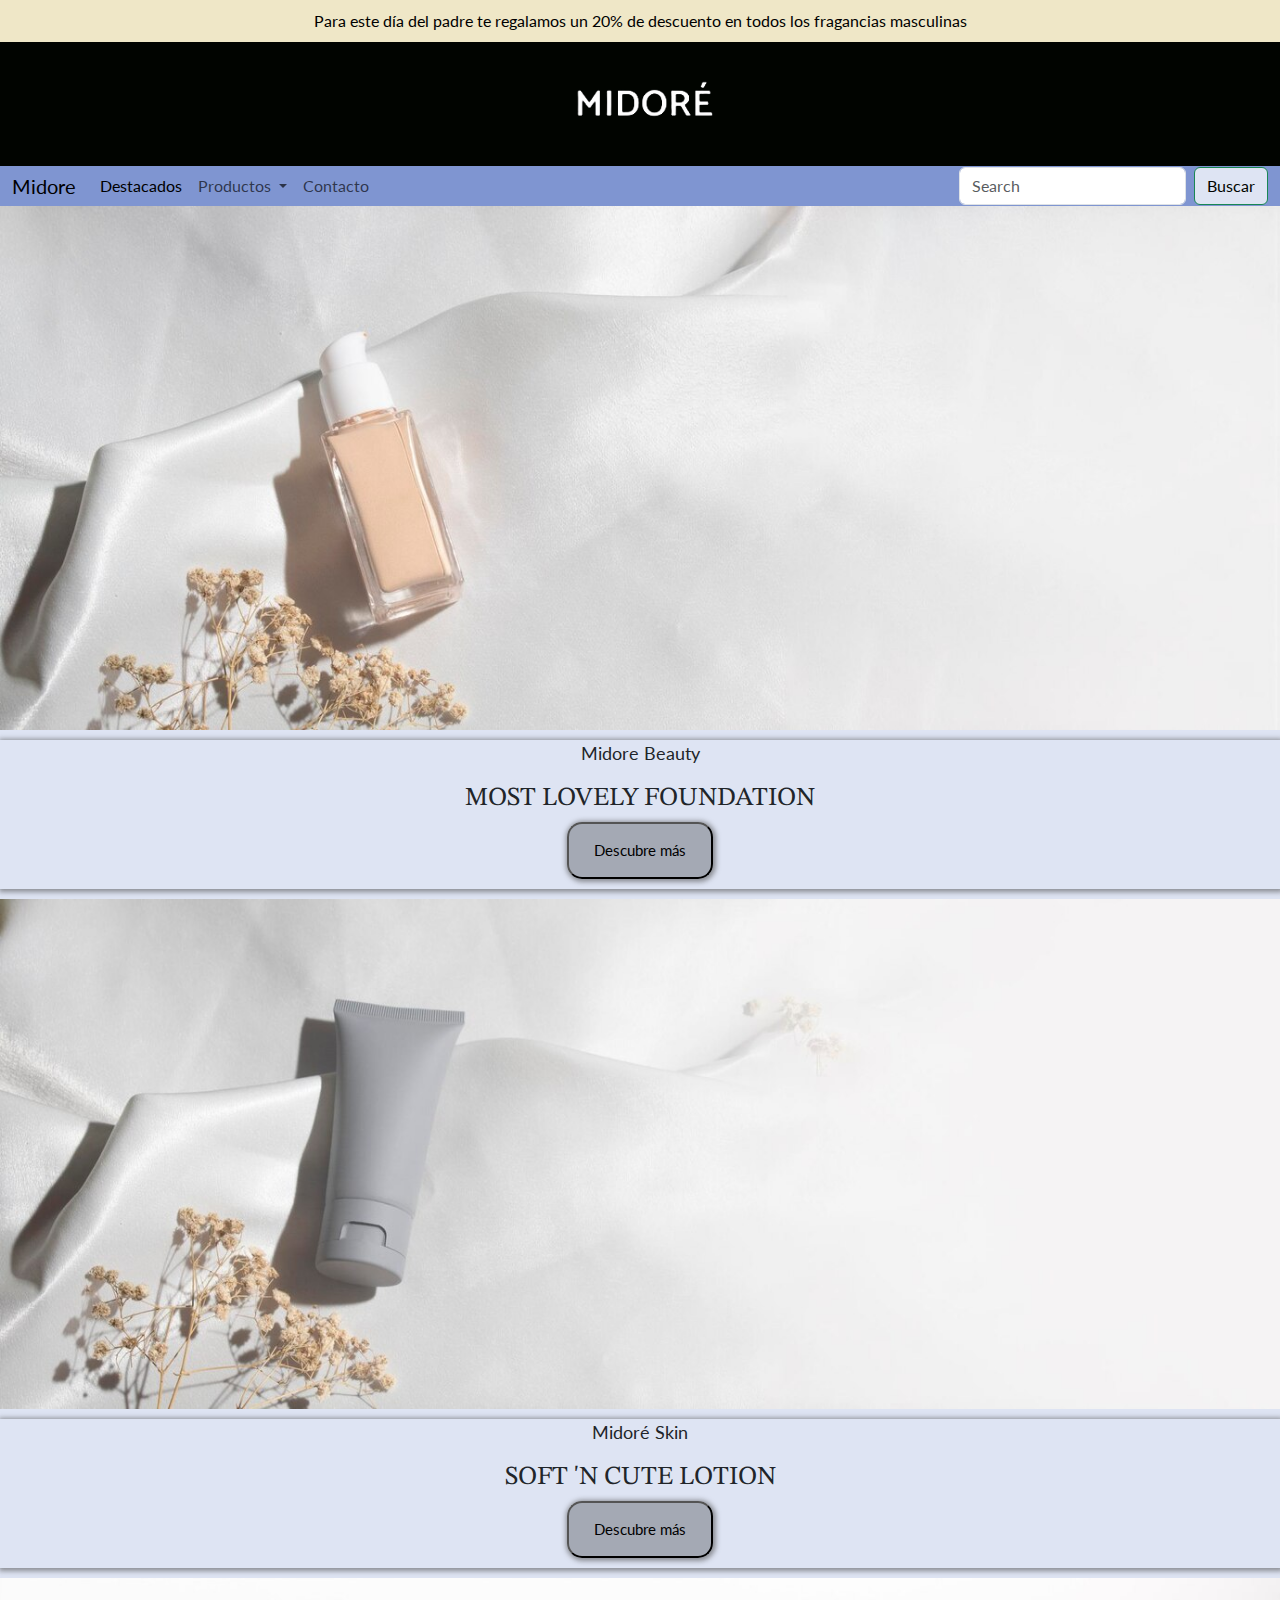
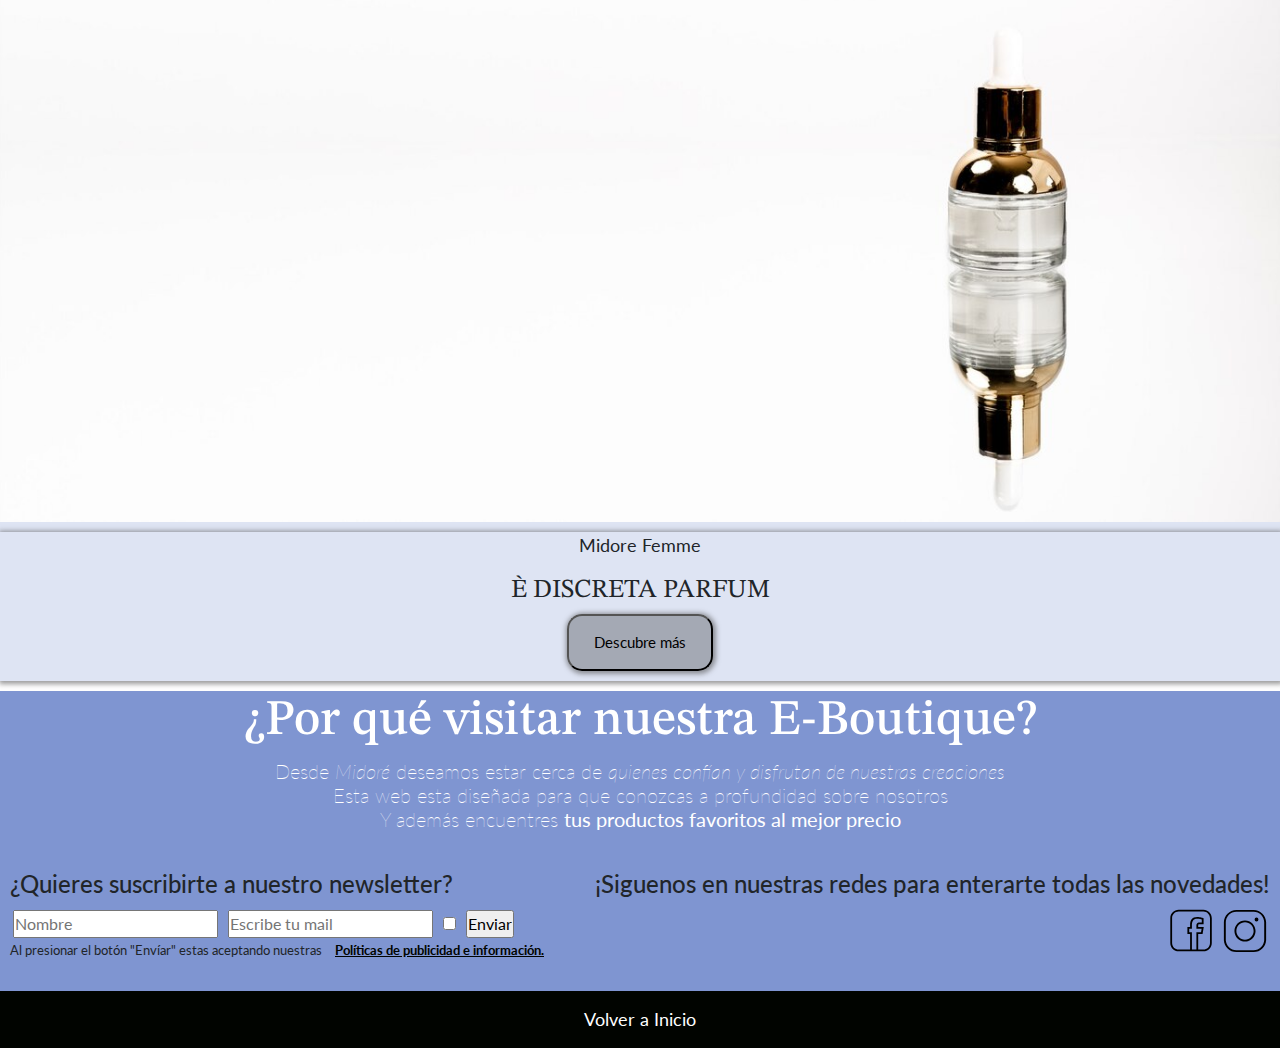
<file: index.html>
<!doctype html>
<html lang="en">

<head>
    <meta charset="utf-8">
    <meta name="viewport" content="width=device-width, initial-scale=1">
    <title>Proyecto</title>
    <link href="https://cdn.jsdelivr.net/npm/bootstrap@5.3.3/dist/css/bootstrap.min.css" rel="stylesheet"
        integrity="sha384-QWTKZyjpPEjISv5WaRU9OFeRpok6YctnYmDr5pNlyT2bRjXh0JMhjY6hW+ALEwIH" crossorigin="anonymous">
    <link rel="stylesheet" href="./css/style.css">
</head>

<body>
    <header class="header">
        <div class="promo">
            <a href="./pages/perfumes.html" class="novedad">Para este día del padre te regalamos un 20% de descuento en
                todos los fragancias masculinas</a>
        </div>
        <div class="center-item"><a href="./index.html"><img id="logo" src="./resources/Logo2.png"
                    alt="logo-midore"></a>
        </div>
    </header>
    <nav class="navbar navbar-expand-lg bg-body-tertiary">
        <div class="container-fluid">
          <a class="navbar-brand" href="./index.html">Midore</a>
          <button class="navbar-toggler" type="button" data-bs-toggle="collapse" data-bs-target="#navbarSupportedContent" aria-controls="navbarSupportedContent" aria-expanded="false" aria-label="Toggle navigation">
            <span class="navbar-toggler-icon"></span>
          </button>
          <div class="collapse navbar-collapse" id="navbarSupportedContent">
            <ul class="navbar-nav me-auto mb-2 mb-lg-0">
              <li class="nav-item">
                <a class="nav-link active" aria-current="page" href="./pages/destacados.html">Destacados</a>
              </li>
              <li class="nav-item dropdown">
                <a class="nav-link dropdown-toggle" href="#" role="button" data-bs-toggle="dropdown" aria-expanded="false">
                  Productos
                </a>
                <ul class="dropdown-menu">
                  <li><a class="dropdown-item" href="./pages/perfumes.html">Perfumes</a></li>
                  <li><a class="dropdown-item" href="./pages/cremas.html">Cremas</a></li>
                </ul>
              </li>
              <li class="nav-item">
                <a class="nav-link" href="./pages/perfumes.html">Contacto</a>
              </li>
            </ul>
            <form class="d-flex" role="search">
              <input class="form-control me-2" type="search" placeholder="Search" aria-label="Search">
              <button class="btn btn-outline-success" type="submit">Buscar</button>
            </form>
          </div>
        </div>
      </nav>
      <main>
        <section class="products">
            <div class="banner-img"><img src="./resources/banner1.jpg" alt="Most Lovely Foundation"></div>
            <div class="product-info">
                <p>Midore Beauty</p>
                <h3>MOST LOVELY FOUNDATION</h3>
                <button>Descubre más</button>
            </div>
            <div class="banner-img"><img src="./resources/banner2.jpg" alt="Most Lovely Foundation"></div>
            <div class="product-info">
                <p>Midoré Skin</p>
                <h3>SOFT 'N CUTE LOTION</h3>
                <button>Descubre más</button>
            </div>
            <div class="banner-img"><img src="./resources/banner3.jpg" alt="Most Lovely Foundation"></div>
            <div class="product-info">
                <p>Midore Femme</p>
                <h3>È DISCRETA PARFUM</h3>
                <button>Descubre más</button>
            </div>
        </section>
      </main>
      <footer>
        <div class="eboutique">
            <h2>¿Por qué visitar nuestra E-Boutique?<h2>
                    <p>Desde <em>Midoré</em> deseamos estar cerca de <em>quienes confían y disfrutan de nuestras
                            creaciones</em><br>
                        Esta web esta diseñada para que conozcas a profundidad sobre nosotros <br>
                        Y además encuentres <strong>tus productos favoritos al mejor precio</strong></p>
        </div>
        <div class="bottom">
            <div class="newsletter">
                <div class="newsletter-title">
                    <h4>¿Quieres suscribirte a nuestro newsletter?</h4>
                </div>
                <div class="newsletter-form">
                    <form action="#" method="get">
                        <input type="text" placeholder="Nombre" name="first-name">
                        <input type="text" placeholder="Escribe tu mail" name="mail">
                        <input type="checkbox" name="accept">
                        <input type="submit" value="Enviar">
                    </form>
                </div>
                <p>Al presionar el botón "Envíar" estas aceptando nuestras <a href=""><strong>Políticas de publicidad e
                            información.</strong></a></p>
            </div>
            <div class="social">
                <h4>¡Siguenos en nuestras redes para enterarte todas las novedades!</h4>
                <a href=""><img class="facebook" src="./resources/icons8-facebook.svg" alt="facebook"></a>
                <a href=""><img src="./resources/icons8-instagram.svg" alt="instagram"></a>
            </div>
        </div>
        <div class="to-top"><a href="./index.html">Volver a Inicio</a></div>
    </footer>
    <script src="https://cdn.jsdelivr.net/npm/bootstrap@5.3.3/dist/js/bootstrap.bundle.min.js"
        integrity="sha384-YvpcrYf0tY3lHB60NNkmXc5s9fDVZLESaAA55NDzOxhy9GkcIdslK1eN7N6jIeHz"
        crossorigin="anonymous"></script>
</body>
</html>
</file>
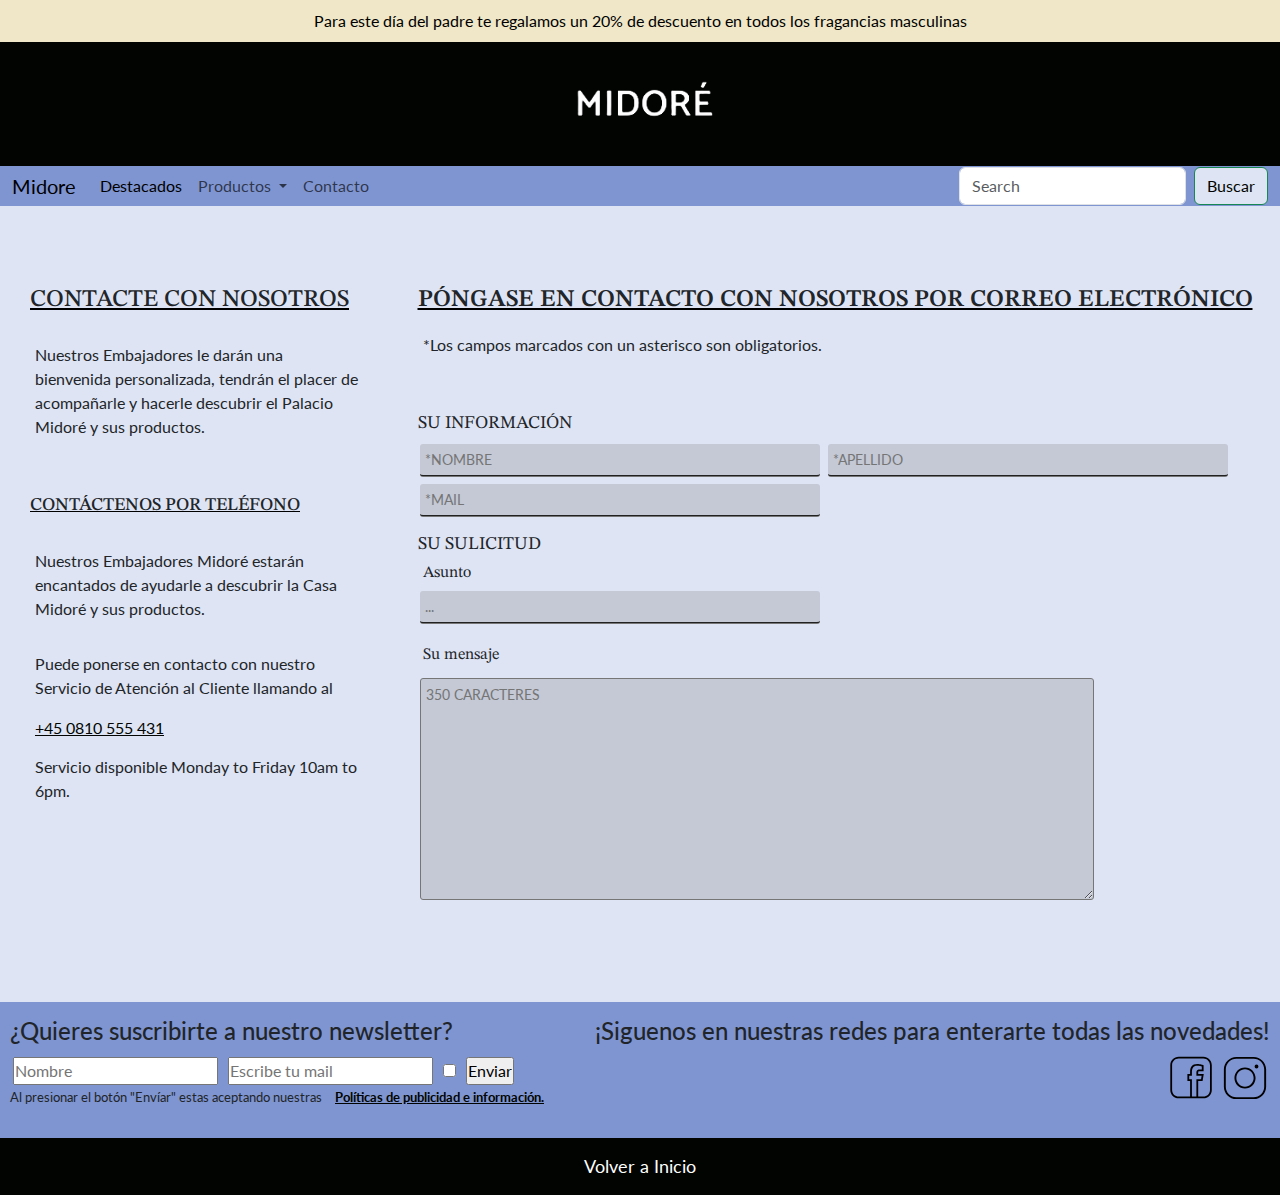
<file: pages/contacto.html>
<!doctype html>
<html lang="en">

<head>
    <meta charset="utf-8">
    <meta name="viewport" content="width=device-width, initial-scale=1">
    <title>Midore</title>
    <link href="https://cdn.jsdelivr.net/npm/bootstrap@5.3.3/dist/css/bootstrap.min.css" rel="stylesheet"
        integrity="sha384-QWTKZyjpPEjISv5WaRU9OFeRpok6YctnYmDr5pNlyT2bRjXh0JMhjY6hW+ALEwIH" crossorigin="anonymous">
    <link rel="stylesheet" href="../css/style.css">
</head>

<body>
    <header class="header">
        <div class="promo">
            <a href="../pages/perfumes.html" class="novedad">Para este día del padre te regalamos un 20% de descuento en
                todos los fragancias masculinas</a>
        </div>
        <div class="center-item"><a href="../index.html"><img id="logo" src="../resources/Logo2.png"
                    alt="logo-midore"></a>
        </div>
    </header>
    <nav class="navbar navbar-expand-lg bg-body-tertiary">
        <div class="container-fluid">
            <a class="navbar-brand" href="../index.html">Midore</a>
            <button class="navbar-toggler" type="button" data-bs-toggle="collapse"
                data-bs-target="#navbarSupportedContent" aria-controls="navbarSupportedContent" aria-expanded="false"
                aria-label="Toggle navigation">
                <span class="navbar-toggler-icon"></span>
            </button>
            <div class="collapse navbar-collapse" id="navbarSupportedContent">
                <ul class="navbar-nav me-auto mb-2 mb-lg-0">
                    <li class="nav-item">
                        <a class="nav-link active" aria-current="page" href="../pages/destacados.html">Destacados</a>
                    </li>
                    <li class="nav-item dropdown">
                        <a class="nav-link dropdown-toggle" href="#" role="button" data-bs-toggle="dropdown"
                            aria-expanded="false">
                            Productos
                        </a>
                        <ul class="dropdown-menu">
                            <li><a class="dropdown-item" href="../pages/perfumes.html">Perfumes</a></li>
                            <li><a class="dropdown-item" href="../pages/cremas.html">Cremas</a></li>
                        </ul>
                    </li>
                    <li class="nav-item">
                        <a class="nav-link" href="../pages/contacto.html">Contacto</a>
                    </li>
                </ul>
                <form class="d-flex" role="search">
                    <input class="form-control me-2" type="search" placeholder="Search" aria-label="Search">
                    <button class="btn btn-outline-success" type="submit">Buscar</button>
                </form>
            </div>
        </div>
    </nav>
    <section class="contact-main">
        <div class="contact-text">
            <div class="contact-us">
                <h3>CONTACTE CON NOSOTROS</h3>
                <p>Nuestros Embajadores le darán una bienvenida personalizada, tendrán el placer de acompañarle y
                    hacerle descubrir el Palacio Midoré y sus productos.</p>
            </div>
            <div class="contact-phone">
                <h4>CONTÁCTENOS POR TELÉFONO</h4>
                <p>Nuestros Embajadores Midoré estarán encantados de ayudarle a descubrir la Casa Midoré y sus
                    productos.</p>
                <p>Puede ponerse en contacto con nuestro <br> Servicio de Atención al Cliente llamando al</p>
                <a href="...">+45 0810 555 431</a>
                <p>Servicio disponible Monday to Friday 10am to 6pm.</p>
            </div>
        </div>
        <div class="contact-form">
            <div class="form-user">
                <div class="form-title">
                    <h3>PÓNGASE EN CONTACTO CON NOSOTROS POR CORREO ELECTRÓNICO</h3>
                    <p>*Los campos marcados con un asterisco son obligatorios.</p>
                </div>
                <div class="form-user-info">
                    <h4>SU INFORMACIÓN</h4>
                    <div class="form-personal-info">
                        <form action="#" method="get">
                            <input class="input-form-1" type="text" placeholder="*NOMBRE" name="name">
                            <input class="input-form-2" type="text" placeholder="*APELLIDO" name="last-name">
                            <input class="input-form-3" type="text" placeholder="*MAIL" name="mail">
                        </form>
                </div>
                <div class="form-user-comply">
                    <h4>SU SULICITUD</h4>
                    <h5>Asunto</h5>
                    <form action="#" method="get">
                        <input class="input-asking-1" type="text" placeholder="..." name="asunto">
                    </form>
                    <h5>Su mensaje</h5>
                    <form action="#" method="get">
                    <textarea placeholder="350 CARACTERES" class="input-asking-2" name="comentario" cols="30" rows="10"></textarea>
                    </form>
                </div>
              </div>
        </div>
    </section>
    <footer>
        <div class="bottom">
           <div class="newsletter">
               <div class="newsletter-title">
                   <h4>¿Quieres suscribirte a nuestro newsletter?</h4>
               </div>
               <div class="newsletter-form">
                   <form action="#" method="get">
                       <input type="text" placeholder="Nombre" name="first-name">
                       <input type="text" placeholder="Escribe tu mail" name="mail">
                       <input type="checkbox" name="accept">
                       <input type="submit" value="Enviar">
                   </form>
               </div>
               <p>Al presionar el botón "Envíar" estas aceptando nuestras <a href=""><strong>Políticas de publicidad e
                           información.</strong></a></p>
           </div>
           <div class="social">
               <h4>¡Siguenos en nuestras redes para enterarte todas las novedades!</h4>
               <a href=""><img class="facebook" src="../resources/icons8-facebook.svg" alt="facebook"></a>
               <a href=""><img src="../resources/icons8-instagram.svg" alt="instagram"></a>
           </div>
       </div>
       <div class="to-top"><a href="/index.html">Volver a Inicio</a></div>
   </footer>
            <script src="https://cdn.jsdelivr.net/npm/bootstrap@5.3.3/dist/js/bootstrap.bundle.min.js"
                integrity="sha384-YvpcrYf0tY3lHB60NNkmXc5s9fDVZLESaAA55NDzOxhy9GkcIdslK1eN7N6jIeHz"
                crossorigin="anonymous"></script>
</body>

</html>
</file>
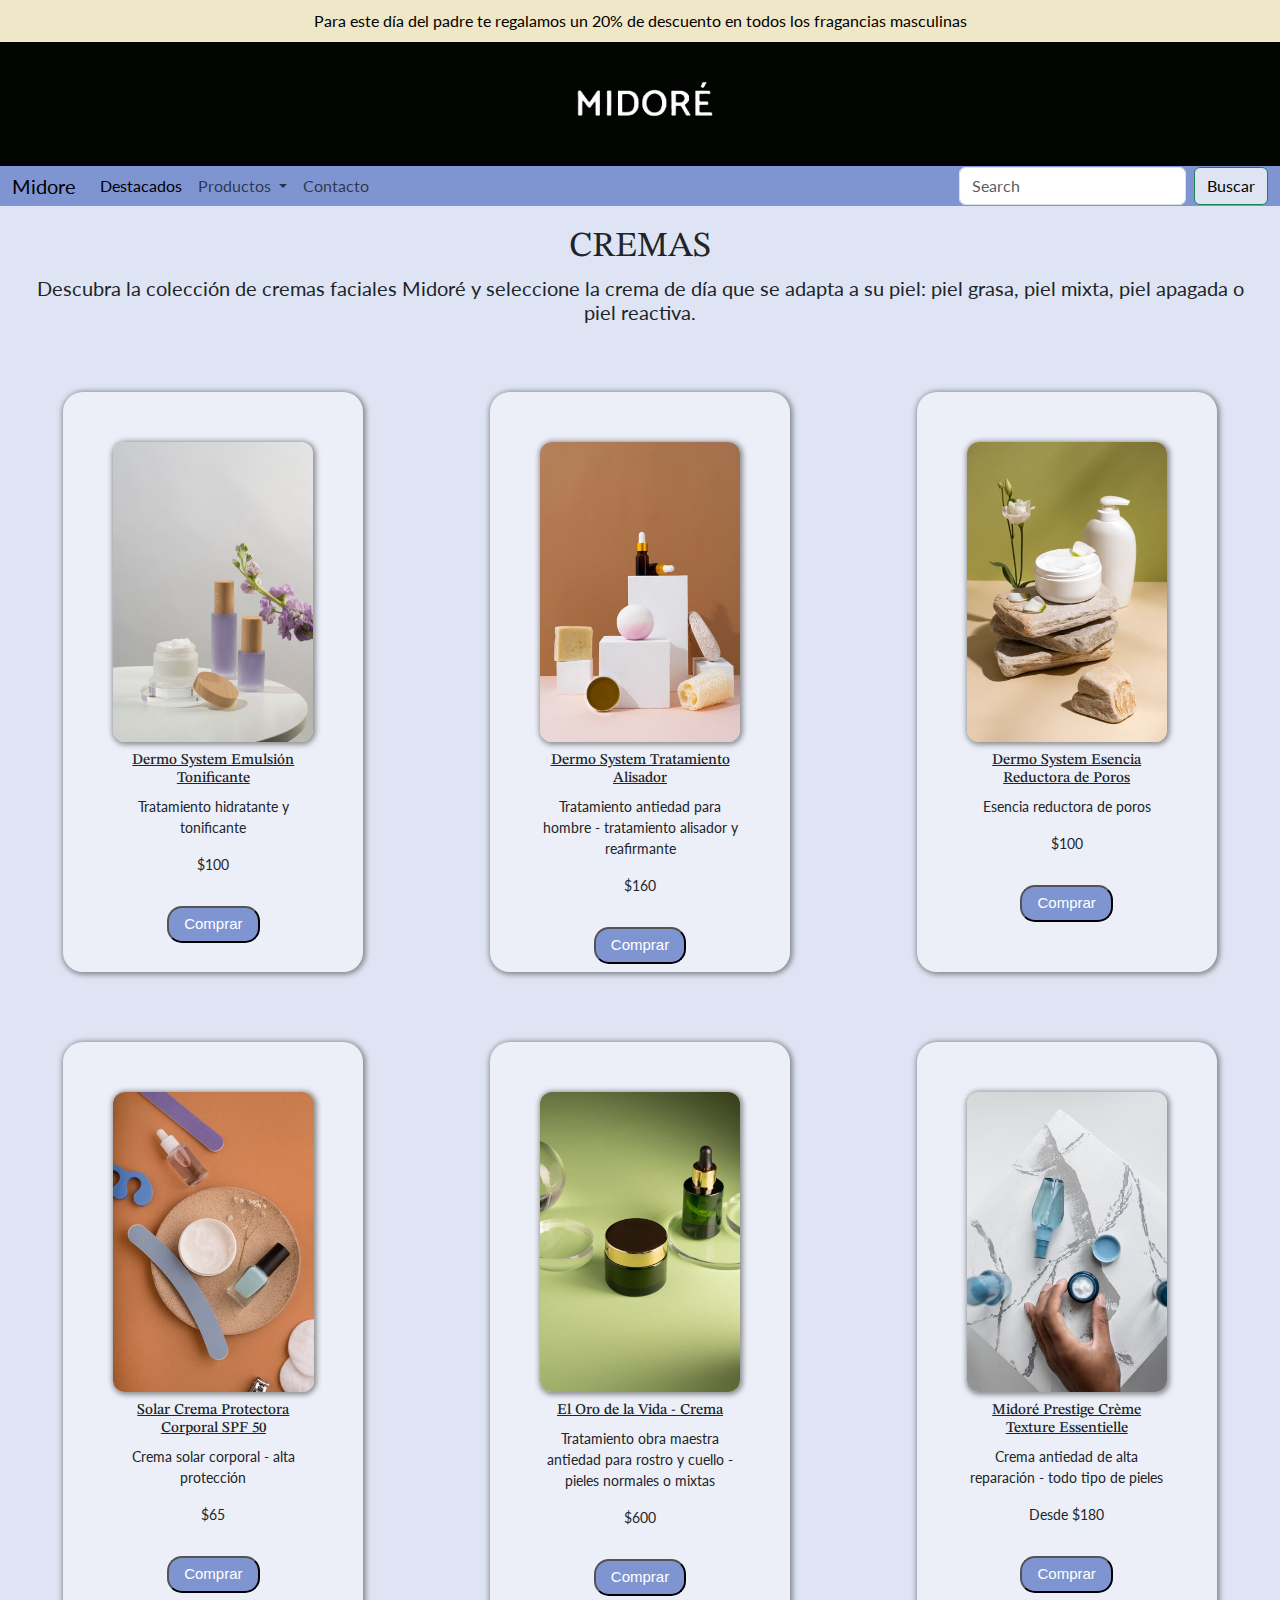
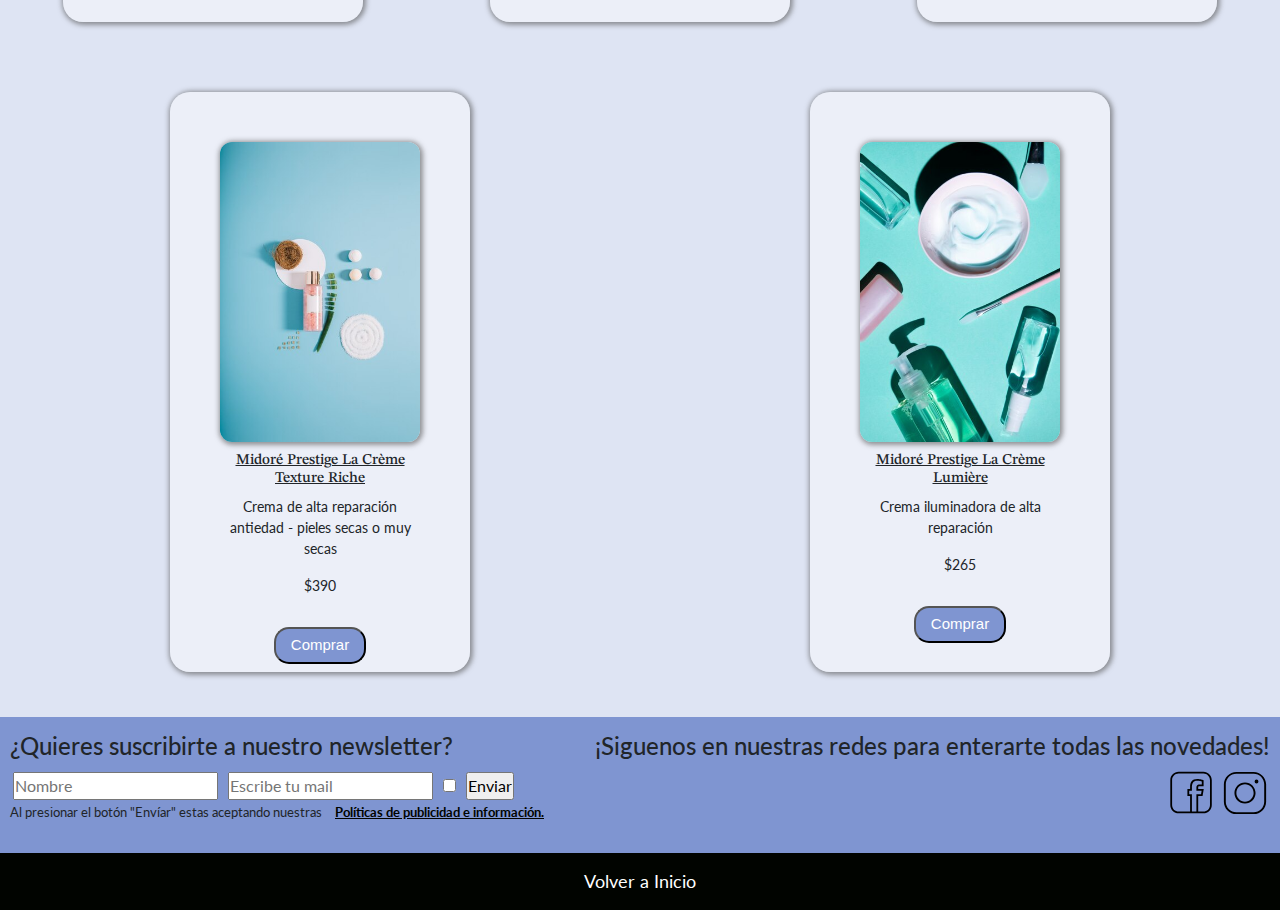
<file: pages/cremas.html>
<!doctype html>
<html lang="en">

<head>
    <meta charset="utf-8">
    <meta name="viewport" content="width=device-width, initial-scale=1">
    <title>Midore</title>
    <link href="https://cdn.jsdelivr.net/npm/bootstrap@5.3.3/dist/css/bootstrap.min.css" rel="stylesheet"
        integrity="sha384-QWTKZyjpPEjISv5WaRU9OFeRpok6YctnYmDr5pNlyT2bRjXh0JMhjY6hW+ALEwIH" crossorigin="anonymous">
    <link rel="stylesheet" href="../css/style.css">
</head>

<body>
    <header class="header">
        <div class="promo">
            <a href="../pages/perfumes.html" class="novedad">Para este día del padre te regalamos un 20% de descuento en
                todos los fragancias masculinas</a>
        </div>
        <div class="center-item"><a href="../index.html"><img id="logo" src="../resources/Logo2.png"
                    alt="logo-midore"></a>
        </div>
    </header>
    <nav class="navbar navbar-expand-lg bg-body-tertiary">
        <div class="container-fluid">
            <a class="navbar-brand" href="../index.html">Midore</a>
            <button class="navbar-toggler" type="button" data-bs-toggle="collapse"
                data-bs-target="#navbarSupportedContent" aria-controls="navbarSupportedContent" aria-expanded="false"
                aria-label="Toggle navigation">
                <span class="navbar-toggler-icon"></span>
            </button>
            <div class="collapse navbar-collapse" id="navbarSupportedContent">
                <ul class="navbar-nav me-auto mb-2 mb-lg-0">
                    <li class="nav-item">
                        <a class="nav-link active" aria-current="page" href="../pages/destacados.html">Destacados</a>
                    </li>
                    <li class="nav-item dropdown">
                        <a class="nav-link dropdown-toggle" href="#" role="button" data-bs-toggle="dropdown"
                            aria-expanded="false">
                            Productos
                        </a>
                        <ul class="dropdown-menu">
                            <li><a class="dropdown-item" href="../pages/perfumes.html">Perfumes</a></li>
                            <li><a class="dropdown-item" href="../pages/cremas.html">Cremas</a></li>
                        </ul>
                    </li>
                    <li class="nav-item">
                        <a class="nav-link" href="../pages/contacto.html">Contacto</a>
                    </li>
                </ul>
                <form class="d-flex" role="search">
                    <input class="form-control me-2" type="search" placeholder="Search" aria-label="Search">
                    <button class="btn btn-outline-success" type="submit">Buscar</button>
                </form>
            </div>
        </div>
    </nav>
    <section class="cremas-frame">
        <div class="cremas-text">
            <h3>CREMAS</h3>
            <h4>Descubra la colección de cremas faciales Midoré y seleccione la crema de día que se adapta a su piel:
                piel grasa, piel mixta, piel apagada o piel reactiva.
            </h4>
        </div>
        <div class="container-fluid">
            <div class="row">
                <div class="col-md">
                    <div class="cremas-info">
                        <div class="cremas-img">
                            <img src="../resources/cremas1.jpg" alt="crema1">
                            <h5>Dermo System Emulsión Tonificante</h5>
                            <p>Tratamiento hidratante y tonificante</p>
                            <p>$100</p>
                            <button>Comprar</button>
                        </div>
                    </div>
                </div>
                <div class="col-md">
                    <div class="cremas-info">
                        <div class="cremas-img">
                            <img src="../resources/cremas2.jpg" alt="crema2">
                            <h5>Dermo System Tratamiento Alisador </h5>
                            <p>Tratamiento antiedad para hombre - tratamiento alisador y reafirmante</p>
                            <p>$160</p>
                            <button>Comprar</button>
                        </div>
                    </div>
                </div>
                <div class="col-md">
                    <div class="cremas-info">
                    <div class="cremas-img">
                        <img src="../resources/cremas 3.jpg" alt="crema3">
                        <h5>Dermo System Esencia Reductora de Poros</h5>
                        <p>Esencia reductora de poros</p>
                        <p>$100</p>
                        <button>Comprar</button>
                    </div>
                </div>
                </div>
            </div>
            <div class="row">
                <div class="col-md">
                    <div class="cremas-info">
                        <div class="cremas-img">
                            <img src="../resources/cremas5.jpg" alt="crema5">
                            <h5>Solar Crema Protectora Corporal SPF 50</h5>
                            <p>Crema solar corporal - alta protección</p>
                            <p>$65</p>
                            <button>Comprar</button>
                        </div>
                    </div>
                </div>
                <div class="col-md">
                    <div class="cremas-info">
                        <div class="cremas-img">
                            <img src="../resources/cremas6.jpg" alt="crema6">
                            <h5>El Oro de la Vida - Crema</h5>
                            <p>Tratamiento obra maestra antiedad para rostro y cuello - pieles normales o mixtas</p>
                            <p>$600</p>
                            <button>Comprar</button>
                        </div>
                    </div>
                </div>
                <div class="col-md">
                    <div class="cremas-info">
                        <div class="cremas-img">
                            <img src="../resources/cremas7.jpg" alt="crema7">
                            <h5>Midoré Prestige Crème Texture Essentielle</h5>
                            <p>Crema antiedad de alta reparación - todo tipo de pieles</p>
                            <p>Desde $180</p>
                            <button>Comprar</button>
                        </div>
                    </div>
                </div>
            </div>
            <div class="row">
                <div class="col-md">
                    <div class="cremas-info">
                        <div class="cremas-img">
                            <img src="../resources/cremas4.jpg" alt="crema4">
                            <h5>Midoré Prestige La Crème Texture Riche</h5>
                            <p>Crema de alta reparación antiedad - pieles secas o muy secas</p>
                            <p>$390</p>
                            <button>Comprar</button>
                        </div>
                    </div>
                </div>
                <div class="col-md">
                    <div class="cremas-info">
                        <div class="cremas-img">
                            <img src="../resources/cremas8.jpg" alt="crema8">
                            <h5>Midoré Prestige La Crème Lumière</h5>
                            <p>Crema iluminadora de alta reparación</p>
                            <p>$265</p>
                            <button>Comprar</button>
                        </div>
                    </div>
                </div>
            </div>
        </div>
    </section>
    <footer>
        <div class="bottom">
            <div class="newsletter">
                <div class="newsletter-title">
                    <h4>¿Quieres suscribirte a nuestro newsletter?</h4>
                </div>
                <div class="newsletter-form">
                    <form action="#" method="get">
                        <input type="text" placeholder="Nombre" name="first-name">
                        <input type="text" placeholder="Escribe tu mail" name="mail">
                        <input type="checkbox" name="accept">
                        <input type="submit" value="Enviar">
                    </form>
                </div>
                <p>Al presionar el botón "Envíar" estas aceptando nuestras <a href=""><strong>Políticas de publicidad e
                            información.</strong></a></p>
            </div>
            <div class="social">
                <h4>¡Siguenos en nuestras redes para enterarte todas las novedades!</h4>
                <a href=""><img class="facebook" src="../resources/icons8-facebook.svg" alt="facebook"></a>
                <a href=""><img src="../resources/icons8-instagram.svg" alt="instagram"></a>
            </div>
        </div>
        <div class="to-top"><a href="/index.html">Volver a Inicio</a></div>
    </footer>
    <script src="https://cdn.jsdelivr.net/npm/bootstrap@5.3.3/dist/js/bootstrap.bundle.min.js"
        integrity="sha384-YvpcrYf0tY3lHB60NNkmXc5s9fDVZLESaAA55NDzOxhy9GkcIdslK1eN7N6jIeHz"
        crossorigin="anonymous"></script>
</body>

</html>
</file>
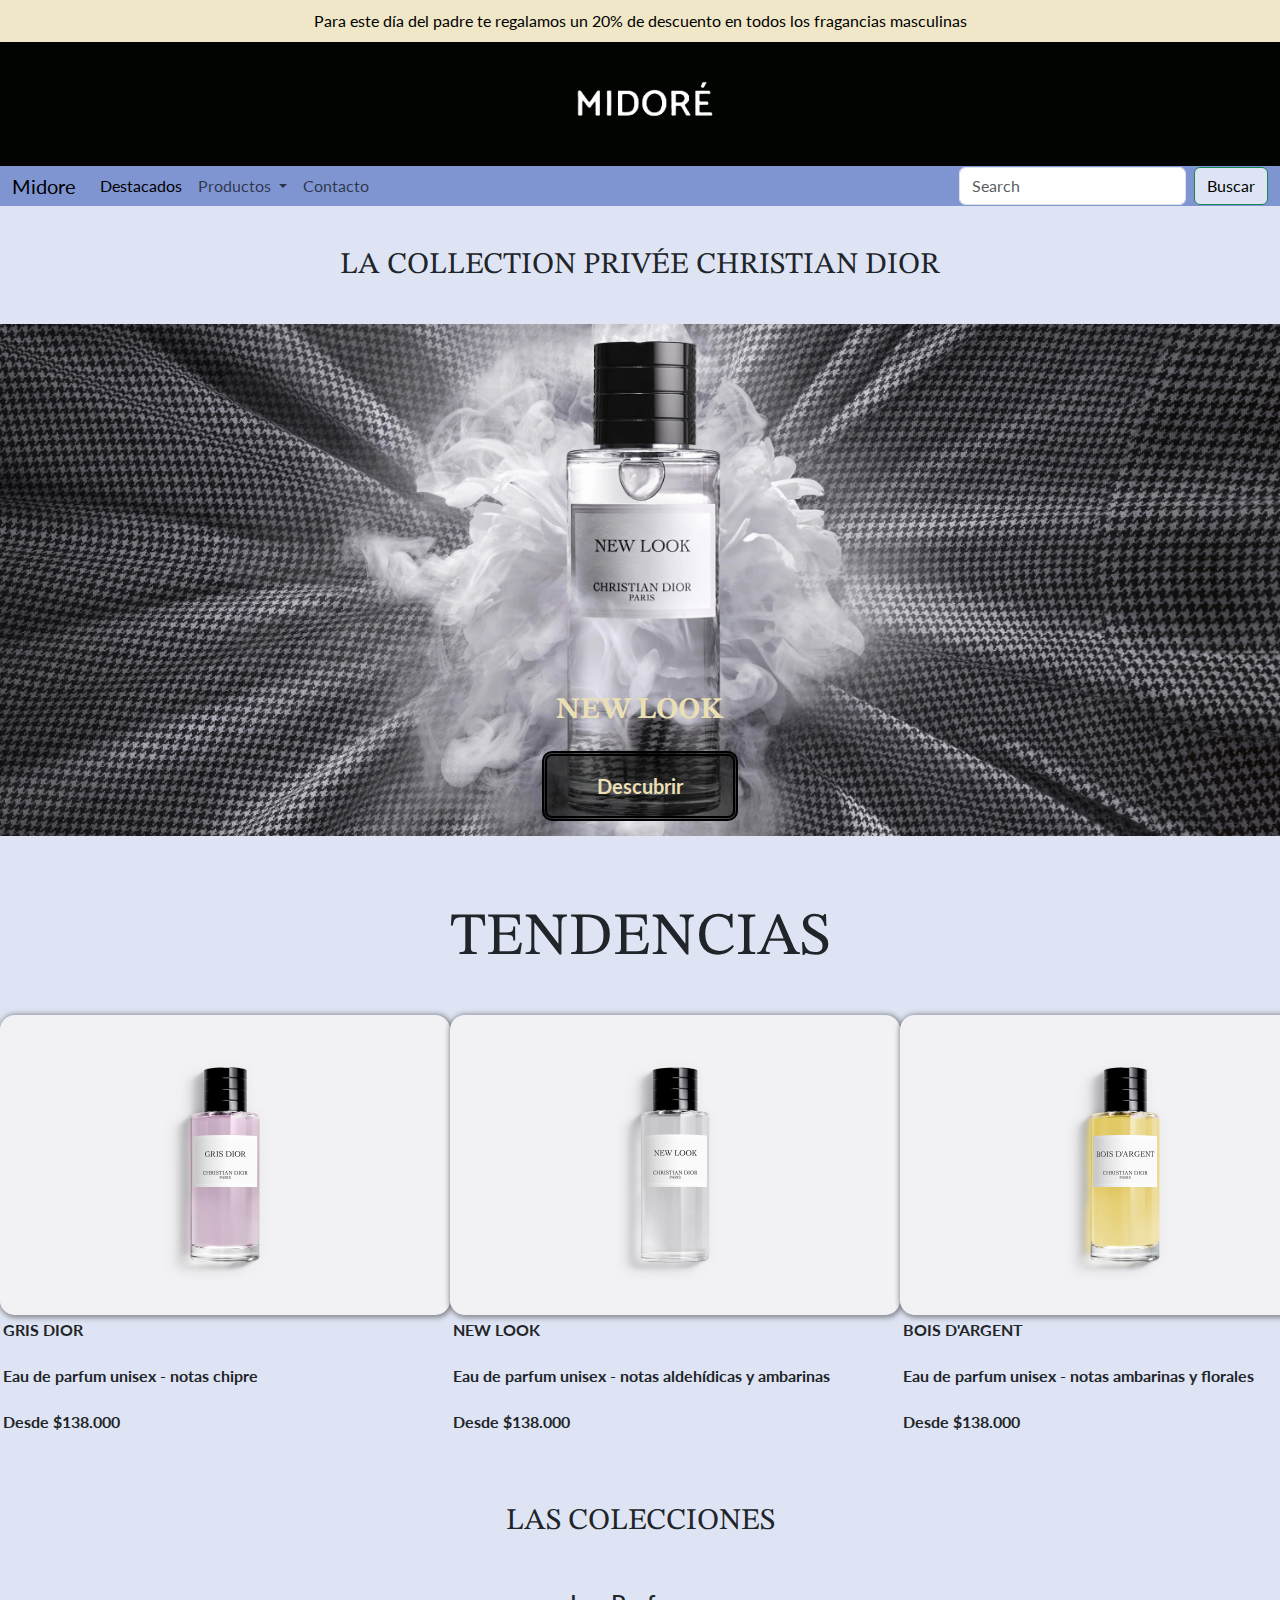
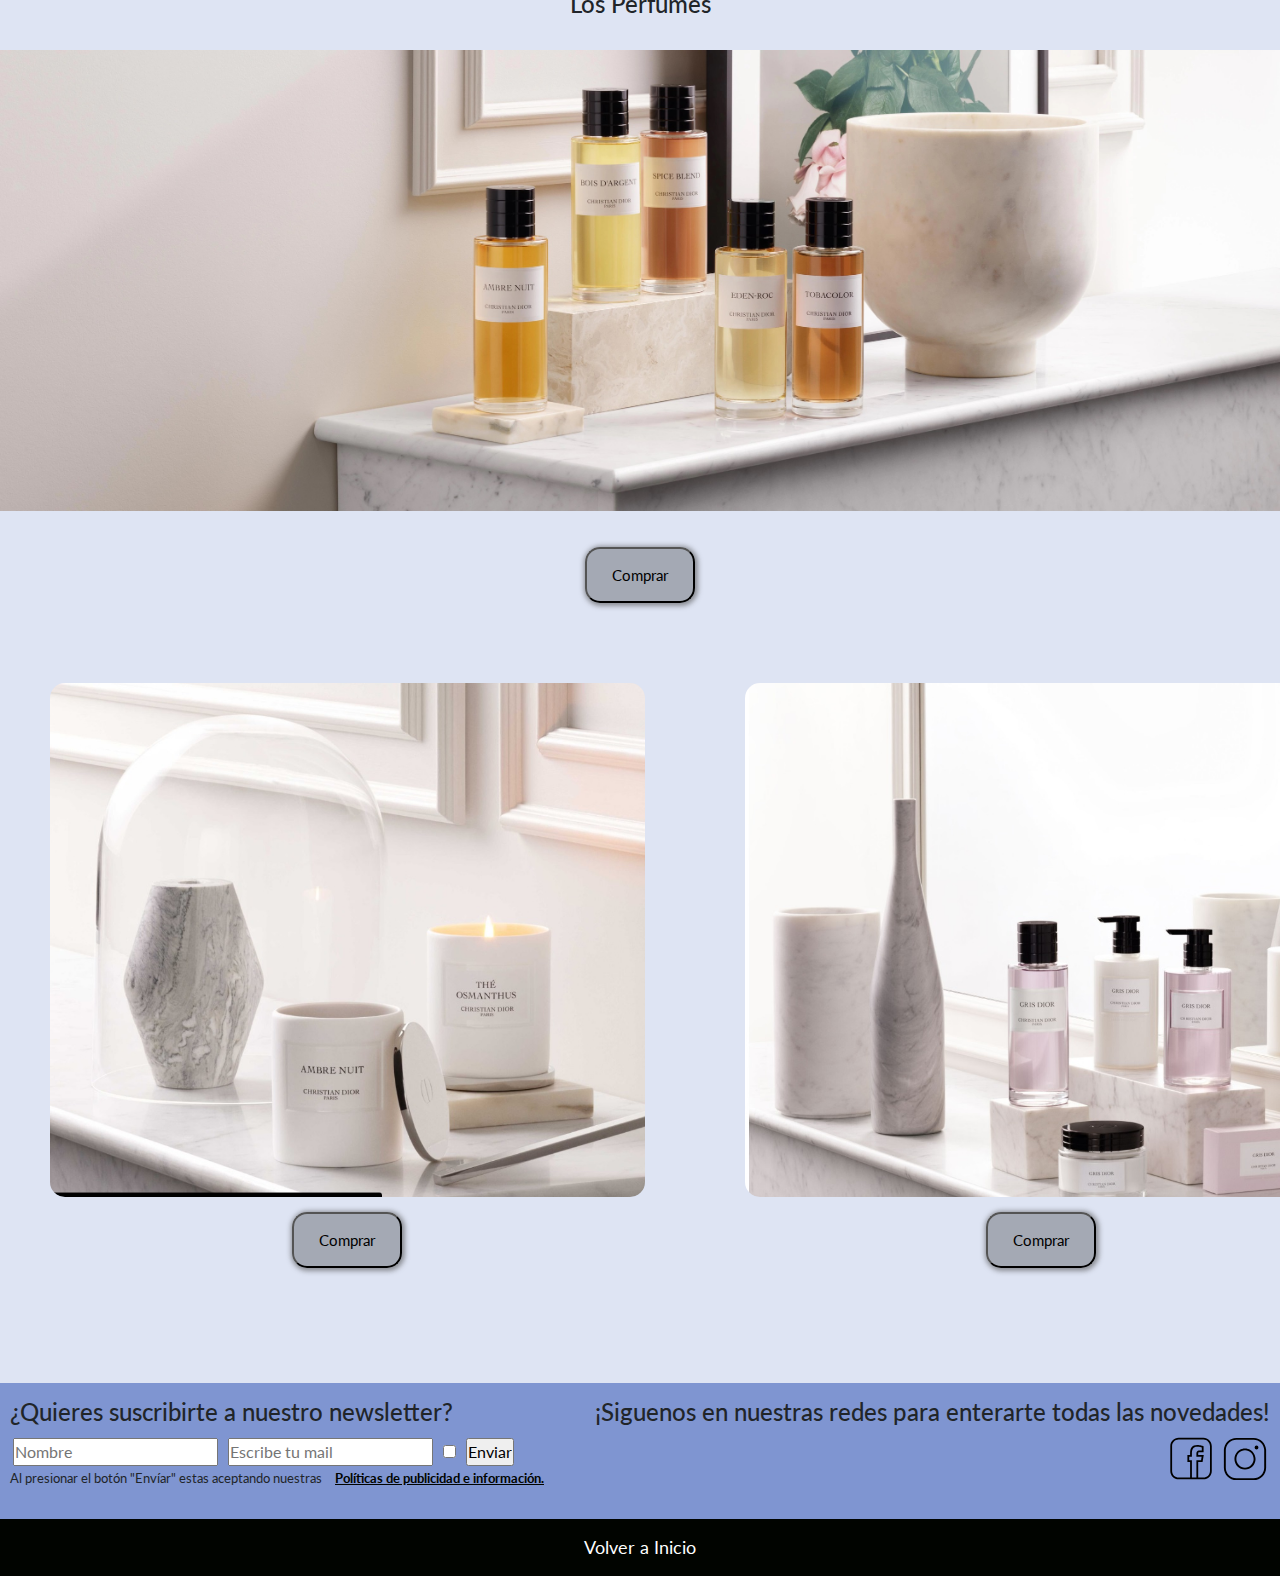
<file: pages/perfumes.html>
<!doctype html>
<html lang="en">

<head>
    <meta charset="utf-8">
    <meta name="viewport" content="width=device-width, initial-scale=1">
    <title>Midore</title>
    <link href="https://cdn.jsdelivr.net/npm/bootstrap@5.3.3/dist/css/bootstrap.min.css" rel="stylesheet"
        integrity="sha384-QWTKZyjpPEjISv5WaRU9OFeRpok6YctnYmDr5pNlyT2bRjXh0JMhjY6hW+ALEwIH" crossorigin="anonymous">
    <link rel="stylesheet" href="../css/style.css">
</head>

<body>
    <header class="header">
        <div class="promo">
            <a href="../pages/perfumes.html" class="novedad">Para este día del padre te regalamos un 20% de descuento en
                todos los fragancias masculinas</a>
        </div>
        <div class="center-item"><a href="../index.html"><img id="logo" src="../resources/Logo2.png"
                    alt="logo-midore"></a>
        </div>
    </header>
    <nav class="navbar navbar-expand-lg bg-body-tertiary">
        <div class="container-fluid">
            <a class="navbar-brand" href="../index.html">Midore</a>
            <button class="navbar-toggler" type="button" data-bs-toggle="collapse"
                data-bs-target="#navbarSupportedContent" aria-controls="navbarSupportedContent" aria-expanded="false"
                aria-label="Toggle navigation">
                <span class="navbar-toggler-icon"></span>
            </button>
            <div class="collapse navbar-collapse" id="navbarSupportedContent">
                <ul class="navbar-nav me-auto mb-2 mb-lg-0">
                    <li class="nav-item">
                        <a class="nav-link active" aria-current="page" href="../pages/destacados.html">Destacados</a>
                    </li>
                    <li class="nav-item dropdown">
                        <a class="nav-link dropdown-toggle" href="#" role="button" data-bs-toggle="dropdown"
                            aria-expanded="false">
                            Productos
                        </a>
                        <ul class="dropdown-menu">
                            <li><a class="dropdown-item" href="../pages/perfumes.html">Perfumes</a></li>
                            <li><a class="dropdown-item" href="../pages/cremas.html">Cremas</a></li>
                        </ul>
                    </li>
                    <li class="nav-item">
                        <a class="nav-link" href="../pages/contacto.html">Contacto</a>
                    </li>
                </ul>
                <form class="d-flex" role="search">
                    <input class="form-control me-2" type="search" placeholder="Search" aria-label="Search">
                    <button class="btn btn-outline-success" type="submit">Buscar</button>
                </form>
            </div>
        </div>
    </nav>
    <main>
        <section class="perfumes-main">
            <div class="perfumes-intro">
                <h3>LA COLLECTION PRIVÉE CHRISTIAN DIOR
                </h3>
                <div class="first-row">
                    <img src="../resources/bannerperfumes.jpg" alt="NEW LOOK">
                    <div class="perfumes-overlay">
                        <h4>NEW LOOK</h4>
                        <button>Descubrir</button>
                    </div>
                </div>
                <div class="second-row">
                    <h3>TENDENCIAS</h3>
                    <div class="perfumes-grupal">
                        <div class="perfumes-individual">
                            <a href="..."><img src="../resources/perfume2.jpg" alt="GRIS DIOR"></a>
                            <p>GRIS DIOR</p>
                            <p>Eau de parfum unisex - notas chipre</p>
                            <p>Desde $138.000</p>
                        </div>
                        <div class="perfumes-individual">
                            <a href="..."><img src="../resources/perfume1.jpg" alt="NEW LOOK"></a>
                            <p>NEW LOOK</p>
                            <p>Eau de parfum unisex - notas aldehídicas y ambarinas</p>
                            <p>Desde $138.000</p>
                        </div>
                        <div class="perfumes-individual">
                            <a href="..."><img src="../resources/perfum3.jpg" alt="BOIS D'ARGENT"></a>
                            <p>BOIS D'ARGENT</p>
                            <p>Eau de parfum unisex - notas ambarinas y florales</p>
                            <p>Desde $138.000</p>
                        </div>
                    </div>
                </div>
            </div>
            <div class="perfumes-banners">
                <div class="primer-banner">
                    <h3>LAS COLECCIONES</h3>
                    <div class="banner-uno">
                        <h4>Los Perfumes</h4>
                        <img src="../resources/primer-banner.jpg" alt="La Coleccion">
                        <button>Comprar</button>
                    </div>
                </div>
                <div class="banner-dividido">
                    <div class="banner">
                        <img src="../resources/mediobannerperfumes.jpg" alt="VELAS AROMATIZADORAS">
                        <div class="boton-banner"> <button>Comprar</button>
                        </div>
                    </div>
                    <div class="banner">
                        <img src="../resources/mediobannerperfumes2.jpg" alt="LOCIONES PERFUMADAS">
                        <div class="boton-banner"> <button>Comprar</button>
                        </div>
                    </div>
                </div>
            </div>
        </section>
    </main>
    <footer>
        <div class="bottom">
            <div class="newsletter">
                <div class="newsletter-title">
                    <h4>¿Quieres suscribirte a nuestro newsletter?</h4>
                </div>
                <div class="newsletter-form">
                    <form action="#" method="get">
                        <input type="text" placeholder="Nombre" name="first-name">
                        <input type="text" placeholder="Escribe tu mail" name="mail">
                        <input type="checkbox" name="accept">
                        <input type="submit" value="Enviar">
                    </form>
                </div>
                <p>Al presionar el botón "Envíar" estas aceptando nuestras <a href=""><strong>Políticas de publicidad e
                            información.</strong></a></p>
            </div>
            <div class="social">
                <h4>¡Siguenos en nuestras redes para enterarte todas las novedades!</h4>
                <a href=""><img class="facebook" src="../resources/icons8-facebook.svg" alt="facebook"></a>
                <a href=""><img src="../resources/icons8-instagram.svg" alt="instagram"></a>
            </div>
        </div>
        <div class="to-top"><a href="/index.html">Volver a Inicio</a></div>
    </footer>
    <script src="https://cdn.jsdelivr.net/npm/bootstrap@5.3.3/dist/js/bootstrap.bundle.min.js"
        integrity="sha384-YvpcrYf0tY3lHB60NNkmXc5s9fDVZLESaAA55NDzOxhy9GkcIdslK1eN7N6jIeHz"
        crossorigin="anonymous"></script>
</body>

</html>
</file>
<file: css/style.css>
@import url('https://fonts.googleapis.com/css2?family=Lato:ital,wght@0,100;0,300;0,400;0,700;0,900;1,100;1,300;1,400;1,700;1,900&family=STIX+Two+Text:ital,wght@0,400..700;1,400..700&display=swap');
/* Fuentes
font-family: "Lato", sans-serif
font-family: "STIX Two Text", serif */


* {
    padding: 0;
    margin: 0;
    font-family: "Lato", sans-serif;
    box-sizing: border-box;
}


/* INDEX */
/* Header */
/* Fuentes
font-family: "Lato", sans-serif;
font-family: "STIX Two Text", serif;*/
/* Paletas
background-color:#dee4f3;
background-color: #010400;
background-color: #EADFB4;
background-color: #7F95D1; */

.promo:hover {
    background-color: #eadfb4bf;
}

.promo {
    padding: 9px;
    text-align: center;
    background-color: #EADFB4;
}

.novedad:hover {
    font-weight: bolder;
}

.novedad {
    text-decoration: none;
    color: black;
}

.center-item {
    background-color: #010400;
    text-align: center;
    color: transparent;
    padding: 25px;
}

/* Navbar */
.navbar {
    padding: 0;
    background-color: #7F95D1;
    position: sticky;
    top: 0;
    z-index: 1;
}

.navbar .container-fluid {
    background-color: #7F95D1;
    position: sticky;
    top: 0;
    z-index: 1;
}

.navbar-brand:hover {
    font-size: 19.5px;
    font-weight: bolder;
}

.nav-link:hover {
    font-size: 16px;
    font-weight: bolder;
}

.dropdown-item:hover {
    font-size: 16px;
    font-weight: bolder;
    box-shadow: -2px 1px 45px 66px rgba(127, 149, 209, 0.65) inset;
    -webkit-box-shadow: -2px 1px 45px 66px rgba(127, 149, 209, 0.65) inset;
    -moz-box-shadow: -2px 1px 45px 66px rgba(127, 149, 209, 0.65) inset;
}

form .btn {
    background-color: #dee4f3;
    color: #010400;
    font-family: "Lato", sans-serif;
}

form .btn:hover {
    color: #010400;
    background-color: #EADFB4;
}

/* Main */
/* Fuentes
font-family: "Lato", sans-serif;
font-family: "STIX Two Text", serif;*/
/* Paletas
background-color:#dee4f3;
background-color:#010400;
background-color:#EADFB4;
background-color: #7F95D1; */

main {
    background-color: #dee4f3;
    width: 100%;
}

.banner-img img {
    width: 100%;
}

.product-info {
    display: flex;
    flex-direction: column;
    align-items: center;
    justify-content: space-between;
    box-shadow: 1px 1px 5px 2px #51515195;
    margin: 10px 0px;
}

.product-info p {
    font-family: "Lato", sans-serif;
    font-size: 18px;
    margin-top: 0px 10px;
}

.product-info h3 {
    font-family: "STIX Two Text", serif;
    font-size: 26px;
    font-weight: lighter;
}

.product-info button:hover {
    font-weight: bolder;
    background-color: #0104002a;
}

.product-info button {
    background-color: rgba(0, 0, 0, 0.258);
    padding-left: 25px;
    padding-top: 15px;
    padding-right: 25px;
    padding-bottom: 15px;
    font-size: 15px;
    border-radius: 15px;
    box-shadow: 1px 1px 5px 2px #51515195;
    margin-bottom: 10px;
}

/* Footer */
/* Fuentes
font-family: "Lato", sans-serif;
font-family: "STIX Two Text", serif;*/
/* Paletas
background-color:#dee4f3;
background-color:#010400;
background-color:#EADFB4;
background-color: #7F95D1;
*/
.eboutique {
    background-color: #7F95D1;
    display: flex;
    flex-direction: column;
    align-items: center;
}

.eboutique h2 {
    text-align: center;
    font-family: "STIX Two Text", serif;
    color: white;
    font-size: 50px;
}

.eboutique p {
    font-size: 20px;
    font-family: "Lato", sans-serif;
    font-weight: lighter;
}

.bottom {
    display: flex;
    justify-content: space-between;
    background-color: #7F95D1;
    padding-top: 15px;
    padding-bottom: 15px;
}

.newsletter-title {
    margin-left: 10px;
}

.newsletter-form {
    margin-left: 10px;
}
.newsletter-form input{
    margin:3px
}

.newsletter p {
    font-size: small;
    margin-left: 10px;
}

.newsletter p a {
    color: #010400;
    margin-left: 10px;
}

.social {
    text-align: right;
    margin-right: 10px;
}
.social a img:hover{
    width: 55px;
    height: 55px;
}
.social a .facebook {
    width: 50px;
    height: 45px;
}

.social a img {
    width: 50px;
    height: 48px;
}

.to-top {
    background-color: #010400;
    text-align: center;
    padding: 15px;
    font-size: large;
}
.to-top:hover{
    font-weight: bolder;
    font-size: 16px;
}
.to-top a {
    color: white;
    text-decoration: none;
}

/* DESTACADOS */
/* Fuentes
font-family: "Lato", sans-serif;
font-family: "STIX Two Text", serif;*/
/* Paletas
background-color:#dee4f3;
background-color:#010400;
background-color:#EADFB4;
background-color: #7F95D1;
*/

.destacados-main {
    display: flex;
    flex-direction: column;
    height: 100%;
    background-color: #7f95d141
}

.destacados-top {
    display: flex;
    flex-direction: column;
    align-items: center;
    height: 600px;
    position: relative;
}

.destacados-top video {
    overflow: hidden;
    height: 550px;
    width: 100%;
    object-fit: fill;
    position: relative;
    z-index: 0;
}

.destacados-overlay {
    text-align: center;
    position: absolute;
    top: 350px;
}

.destacados-overlay h4 {
    font-family: "STIX Two Text", serif;
    font-size: 50px;
    color: white;
}

.destacados-overlay p {
    font-family: "Lato", sans-serif;
    font-size: 30px;
    color: white;
}

.destacados-overlay button:hover {
    font-weight: bolder;
}

.destacados-overlay button {
    font-family: "Lato", sans-serif;
    font-weight: lighter;
    background-color: transparent;
    color: white;
    font-size: 20px;
    margin: 15px;
    padding-left: 50px;
    padding-right: 50px;
    border-style: double;
    border-width: 5px;
    border-left: none;
    border-top: none;
    border-right: none;
}

.destacados-bottom {
    display: flex;
    flex-direction: column;
    align-items: center;
}

.bottom-title {
    text-align: center;
    height: 150px;
    width: 50%;
}

.bottom-title h3 {
    margin: 15px;
    font-family: "STIX Two Text", serif;
    font-size: xx-large;
    font-weight: lighter;
}

.bottom-title p {
    font-family: "Lato", sans-serif;
}

.bottom-products {
    display: flex;
    flex-direction: column;
    align-items: center;
    height: 60%;
}

.bottom-products h3 {
    padding: 5px;
    margin: 40px;
    font-family: "STIX Two Text", serif;
    font-size: 40px;
    font-weight: lighter;
}

.products-display {
    display: flex;
    flex-direction: row;
    align-items: center;
    justify-content: space-between;
    height: 300px;
    width: 1200px;
}

.products-display img {
    height: 200px;
    margin: 10px;
    border-radius: 5%;
    box-shadow: 1px 1px 5px 2px #51515195
}

.products-text {
    margin: 10px;
}

.products-text h4 {
    margin-bottom: 5px;
    font-family: "STIX Two Text", serif;
    font-size: 20px
}

.products-text p {
    margin-top: 5px;
    font-family: "Lato", sans-serif;
    font-weight: normal;
    width: 700px;
}
.products-display button:hover{
    padding: 30px;
    font-weight: bolder;

}
.products-display button {
    padding: 25px;
    margin: 15px;
    text-align: center;
    border-style: dotted;
    border-radius: 5%;
    ;
    box-shadow: 1px 1px 5px 2px #51515195;
    background-color: #eadfb44c
}

/* CONTACTO */
/* Fuentes
font-family: "Lato", sans-serif;
font-family: "STIX Two Text", serif;*/
/* Paletas
background-color:#dee4f3;
background-color:#010400;
background-color:#EADFB4;
background-color: #7F95D1;
*/

.contact-main {
    padding-top: 60px;
    background-color: #dee4f3;
    display: grid;
    grid-template-columns: 0.6fr 1.4fr;
    grid-template-rows: 1fr;
    grid-auto-columns: 1fr;
    gap: 10px 5px;
    grid-auto-flow: row;
    grid-template-areas:
        "contact-text contact-form";
}

.contact-text {
    grid-area: contact-text;
    display: flex;
    flex-direction: column;
}

.contact-us {
    padding: 20px;
    margin-left: 10px;
}

.contact-us h3 {
    padding-bottom: 10px;
    font-family: "STIX Two Text", serif;
    font-size: x-large;
    font-weight: 500;
    text-decoration: underline black;
}

.contact-us p {
    padding-top: 10px;
    font-family: "Lato", sans-serif;
    margin-left: 5px;
}

.contact-phone {
    padding: 20px;
    margin-left: 10px;
}

.contact-phone h4 {
    padding-bottom: 10px;
    font-family: "STIX Two Text", serif;
    font-size: large;
    text-decoration: underline black;
}

.contact-phone p {
    font-family: "Lato", sans-serif;
    padding: 15px 0px 0px 0px;
    margin-left: 5px;
}

.contact-phone a {
    color: #010400;
    font-family: "Lato", sans-serif;
    padding: 15px 0px 0px 0px;
    margin-left: 5px;
}


.contact-form {
    grid-area: contact-form;
}

.form-user {
    display: grid;
    grid-template-columns: 1fr;
    grid-template-rows: 0.3fr 0.8fr auto;
    grid-auto-columns: 1fr;
    gap: 10px 5px;
    grid-auto-flow: row;
    grid-template-areas:
        "form-title"
        "form-user-info"
        "form-user-comply";
}

.form-title {
    grid-area: form-title;
    padding: 20px;
    margin-left: 10px;
}

.form-title h3 {
    font-family: "STIX Two Text", serif;
    font-size: 24px;
    font-weight: 600;
    text-decoration: underline black;
}

.form-title p {
    position: relative;
    top: 10px;
    font-family: "Lato", sans-serif;
    font-size: medium;
    margin-left: 5px;
}

.form-user-info {
    padding: 20px;
    margin-left: 10px;
    grid-area: form-user-info;
}

.form-user-info h4 {
    background-color: transparent;
    font-family: "STIX Two Text", serif;
    font-size: 18px;
    font-weight: normal;
}

.input-form-1 {
    width: 400px;
    padding: 5px;
    margin: 2px;
    appearance: none;
    background: #2f2f2f26;
    outline: none;
    font-size: 14px;
    font-family: "Lato", sans-serif;
    border-radius: 3px;
    border-style: groove;
    border-top: none;
    border-left: none;
    border-right: none;
}

.input-form-2 {
    position: relative;
    width: 400px;
    padding: 5px;
    margin: 2px;
    appearance: none;
    background: #2f2f2f26;
    outline: none;
    font-size: 14px;
    font-family: "Lato", sans-serif;
    border-radius: 3px;
    border-style: groove;
    border-top: none;
    border-left: none;
    border-right: none;
}

.input-form-3 {
    width: 400px;
    padding: 5px;
    margin: 2px;
    margin-top: 5px;
    appearance: none;
    background: #2f2f2f26;
    outline: none;
    font-size: 14px;
    font-family: "Lato", sans-serif;
    border-radius: 3px;
    border-style: groove;
    border-top: none;
    border-left: none;
    border-right: none;
}

.form-user-comply {
    grid-area: form-user-comply;
}

.form-user-comply h4 {
    font-family: "STIX Two Text", serif;
    font-size: 18px;
    font-weight: normal;
    padding: 15px 0px 0px 0px;
}

.form-user-comply h5 {
    font-family: "STIX Two Text", serif;
    font-size: 16px;
    font-weight: normal;
    padding: 0px 0px 15px 0px;
    margin-left: 5px;
}

.input-asking-1 {
    width: 400px;
    padding: 5px;
    margin: 2px;
    margin-top: 5px;
    appearance: none;
    background: #2f2f2f26;
    outline: none;
    font-size: 14px;
    font-family: "Lato", sans-serif;
    border-radius: 3px;
    border-style: groove;
    border-top: none;
    border-left: none;
    border-right: none;
    position: relative;
    top: -20px;
}

.form-asking h5 {
    font-family: "STIX Two Text", serif;
    font-size: 16px;
    font-weight: normal;
    position: relative;
    top: -15px;
}

.input-asking-2 {
    width: 80%;
    padding: 5px;
    margin: 2px;
    margin-top: 5px;
    appearance: none;
    background: #2f2f2f26;
    outline: none;
    font-size: 14px;
    font-family: "Lato", sans-serif;
    border-radius: 3px;
    border-style: groove;
    position: relative;
    bottom: 15px;
    overflow: hidden;
}

/* CREMAS */
/* Fuentes
font-family: "Lato", sans-serif;
font-family: "STIX Two Text", serif;*/
/* Paletas
background-color:#dee4f3;
background-color:#010400;
background-color:#EADFB4;
background-color: #7F95D1;
*/
.cremas-frame {
    background-color: #DEE4F3;
}

.cremas-text {
    text-align: center;
    padding: 20px;
    margin-bottom: 15px;
}

.cremas-text h3 {
    font-family: "STIX Two Text", serif;
    font-weight: normal;
    font-size: 35px;
}

.cremas-text h4 {
    font-family: "Lato", sans-serif;
    font-weight: normal;
    font-size: 20px;
}

.col-md {
    display: flex;
    flex-direction: column;
    align-items: center;
}

.cremas-info {
    padding: 10px;
    margin-bottom: 50px;
    display: flex;
    flex-direction: column;
    align-items: center;
    height: 600px;
    width: auto;
    justify-content: space-evenly;
}

.cremas-img {
    width: 300px;
    height: 100%;
    padding: 50px;
    margin: 15px;
    display: flex;
    flex-direction: column;
    align-items: center;
    text-align: center;
    box-shadow: 1px 1px 5px 2px #51515195;
    border-radius: 20px;
    justify-content: space-evenly;
    background-color: #ffffff6b;
}

.cremas-img img {
    height: 300px;
    border-radius: 12px;
    box-shadow: 1px 1px 5px 2px #51515195
}

.cremas-img h5 {
    font-family: "STIX Two Text", serif;
    font-size: 15px;
    text-decoration: underline;
    margin-top: 10px;
}

.cremas-img p {
    font-family: "Lato", sans-serif;
    font-size: 14px;
}

.cremas-img button:hover {
    background-color: #7f95d17b;
    font-weight: bolder;
    color: #010400;
}

.cremas-img button {
    padding: 5px 15px;
    margin: 15px;
    border-radius: 15px;
    background-color: #7F95D1;
    color: white;
    font-family: sans-serif;
    font-size: 15px;
}

/* PERFUMES */

/*font-family: "Lato", sans-serif*/
/*font-family: "STIX Two Text", serif */
/* background-color: #7F95D1 */
/* background-color: #EADFB4 */
/* background-color: #010400 */
/* bacground-color: #DEE4F3 */

/* main */
.perfumes-main {
    background-color: #DEE4F3;
    display: flex;
    flex-direction: column;
    height: 100%;
}

.perfumes-intro {
    background-color: #DEE4F3;
    width: 100%;
    display: flex;
    flex-direction: column;
}

.perfumes-intro h3 {
    padding: 16px;
    margin: 25px;
    text-align: center;
    font-family: "STIX Two Text", serif;
    font-weight: lighter;
    font-size: 30px;
}
.first-row{
    display: flex;
    flex-direction: column;
    align-items: center;
    justify-content: flex-end;
    position: relative;
    margin-bottom: 25px;
    height: 100%;
    overflow: hidden;
}
.first-row img {
    width: 100%;
    overflow: hidden;
}

.perfumes-overlay {
    text-align: center;
    position: absolute;
}

.perfumes-overlay h4 {
    font-family: "STIX Two Text", serif;
    font-size: 30px;
    font-weight: bolder;
    color: #EADFB4;
}

.perfumes-overlay button:hover {
    background-color: #010400;
    border-color: #DEE4F3;
}

.perfumes-overlay button {
    font-family: "Lato", sans-serif;
    font-weight: bolder;
    background-color: #01040090;
    color: #EADFB4;
    font-size: 20px;
    margin: 15px;
    padding: 15px;
    padding-left: 50px;
    padding-right: 50px;
    border-style: double;
    border-width: 5px;
    border-radius: 10px;
}

.second-row {
    background-color: #DEE4F3;
    width: 100%;
    display: flex;
    flex-direction: column;
}

.second-row h3 {
    font-family: "STIX Two Text", serif;
    font-size: 60px;
    font-weight: lighter;
}

.perfumes-grupal {
    height: 100%;
    display: flex;
    flex-direction: row;
    justify-content: space-evenly;
}

.perfumes-individual a img {
    height: 300px;
    border-radius: 15px;
    box-shadow: 1px 1px 5px 2px #51515195
}

.perfumes-individual p {
    font-weight: bold;
    font-family: "Lato", sans-serif;
    padding: 3px;
}

.perfumes-banners {
    background-color: #DEE4F3;
    height: 100%;
    display: flex;
    flex-direction: column;
}

.primer-banner {
    background-color: #DEE4F3;
    height: 800px;
    display: flex;
    flex-direction: column;
    margin-top: 30px;
}

.primer-banner h3 {
    font-family: "STIX Two Text", serif;
    font-size: 30px;
    font-weight: lighter;
    text-align: center;
    margin: 20px;
}

.banner-uno {
    background-color: #DEE4F3;
    height: 680px;
    display: flex;
    flex-direction: column;
    align-items: center;
    justify-content: space-evenly;

}

.banner-uno button:hover {
    font-weight: bolder;
    background-color: #0104002a;
}

.banner-uno button {
    background-color: rgba(0, 0, 0, 0.258);
    margin-top: 10px;
    margin-bottom: 10px;
    padding-left: 25px;
    padding-top: 15px;
    padding-right: 25px;
    padding-bottom: 15px;
    font-size: 15px;
    border-radius: 15px;
    box-shadow: 1px 1px 5px 2px #51515195
}

.banner-uno img {
    width: 100%;
}

.banner-uno h4 {
    margin: 5px;
    text-align: center;
    font-family: "Lato", sans-serif;
}

.banner-dividido {
    width: 100%;
    height: 700px;
    background-color: #DEE4F3;
    display: flex;
    flex-direction: row;
    justify-content: space-evenly;
    align-content: center;
}

.banner {
    height: 600px;
    display: flex;
    align-items: center;
    flex-direction: column;
    background-color: #DEE4F3;
}

.banner img {
    height: 600px;
    border-radius: 15px;
    overflow: hidden;
}

.banner button:hover {
    font-weight: bolder;
    background-color: #0104002a;
}

.banner button {
    background-color: rgba(0, 0, 0, 0.258);
    margin: 15px;
    padding-left: 25px;
    padding-top: 15px;
    padding-right: 25px;
    padding-bottom: 15px;
    font-size: 15px;
    border-radius: 15px;
    box-shadow: 1px 1px 5px 2px #51515195
}




/* RESPONSIVE */
/* CREMAS */
/* MOBILE LAST */
@media (max-width:575px){
    .newsletter p{
        margin:0px;
        max-width: 280px;
    }
}
@media (max-width:878px){
    .eboutique h2{
        font-size: 25px;
    }
    .eboutique p {
        font-size: 16px;
        font-weight: normal;
    }
    .bottom{
        padding:0px;
    }
    .bottom h4 {
        font-size: 16px;
        
    }

}
@media (max-width:1120px){
.cremas-text h3{
    font-size: 25px;
}
.cremas-text h4{
    font-size: 16px;
}
}
@media(max-width: 1230px) {
    .bottom {
        display: flex;
        flex-direction: column;
        align-items: center;
    }
    .social {
        text-align: center;
        margin: 10px;
    }
.newsletter{
    text-align: center;
    margin: 10px;
    display: flex;
    flex-direction: column;
    align-items: center;
}
}
</file>
